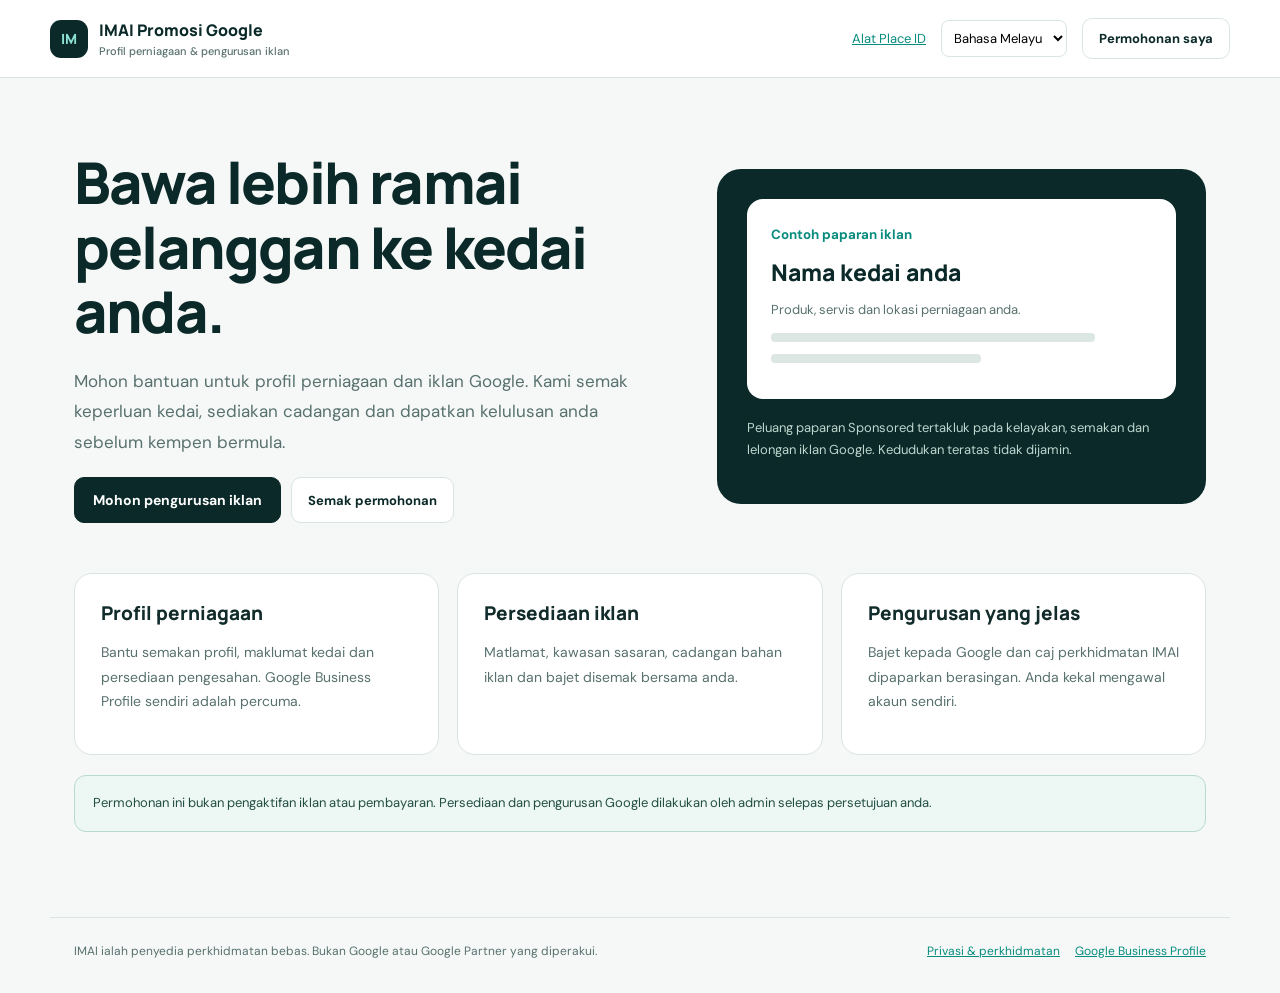
<file: business/index.html>
<!doctype html><html lang="ms"><head><meta charset="UTF-8"><meta name="viewport" content="width=device-width,initial-scale=1"><meta name="theme-color" content="#0d2928"><meta name="description" content="Mohon pengurusan Google Business Profile dan Google Ads melalui IMAI. Semak cadangan bajet dan sebutharga sebelum kempen diaktifkan."><meta name="referrer" content="strict-origin-when-cross-origin"><link rel="icon" href="../favicon.svg"><link rel="stylesheet" href="./styles.css?v=20261027-1"><title>Promosi Google — IMAI</title><script src="./config.js?v=20261027-1"></script><script type="module" src="./app.js?v=20261027-1"></script></head><body><div id="app"><p class="loading">Sedang membuka IMAI…</p></div><noscript>Aktifkan JavaScript untuk menggunakan portal permohonan ini.</noscript></body></html>
</file>
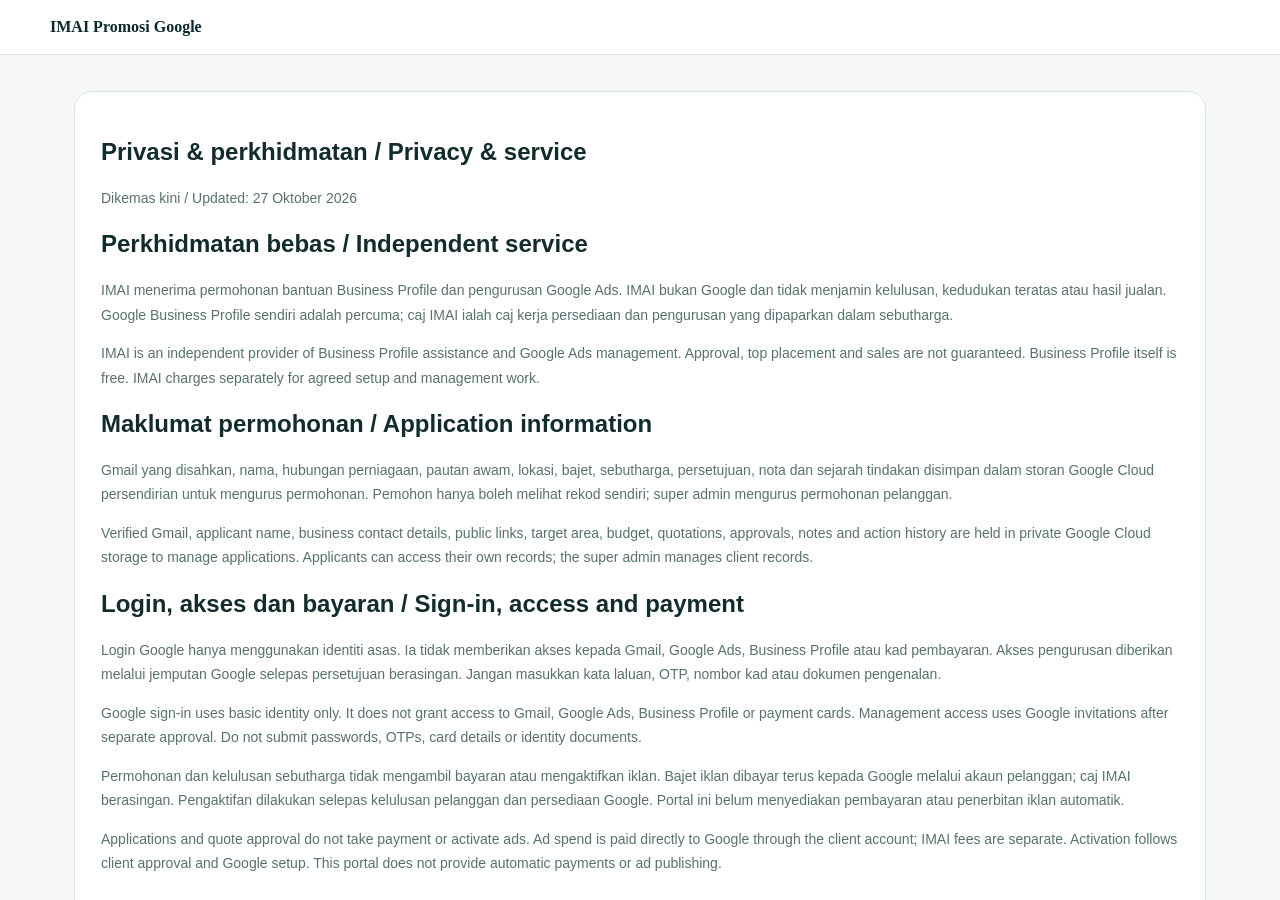
<file: ads/privacy.html>
<!doctype html><html lang="ms"><meta charset="utf-8"><meta http-equiv="refresh" content="0;url=../business/privacy.html"><title>Privasi IMAI</title><a href="../business/privacy.html">Privasi IMAI</a></html>
</file>
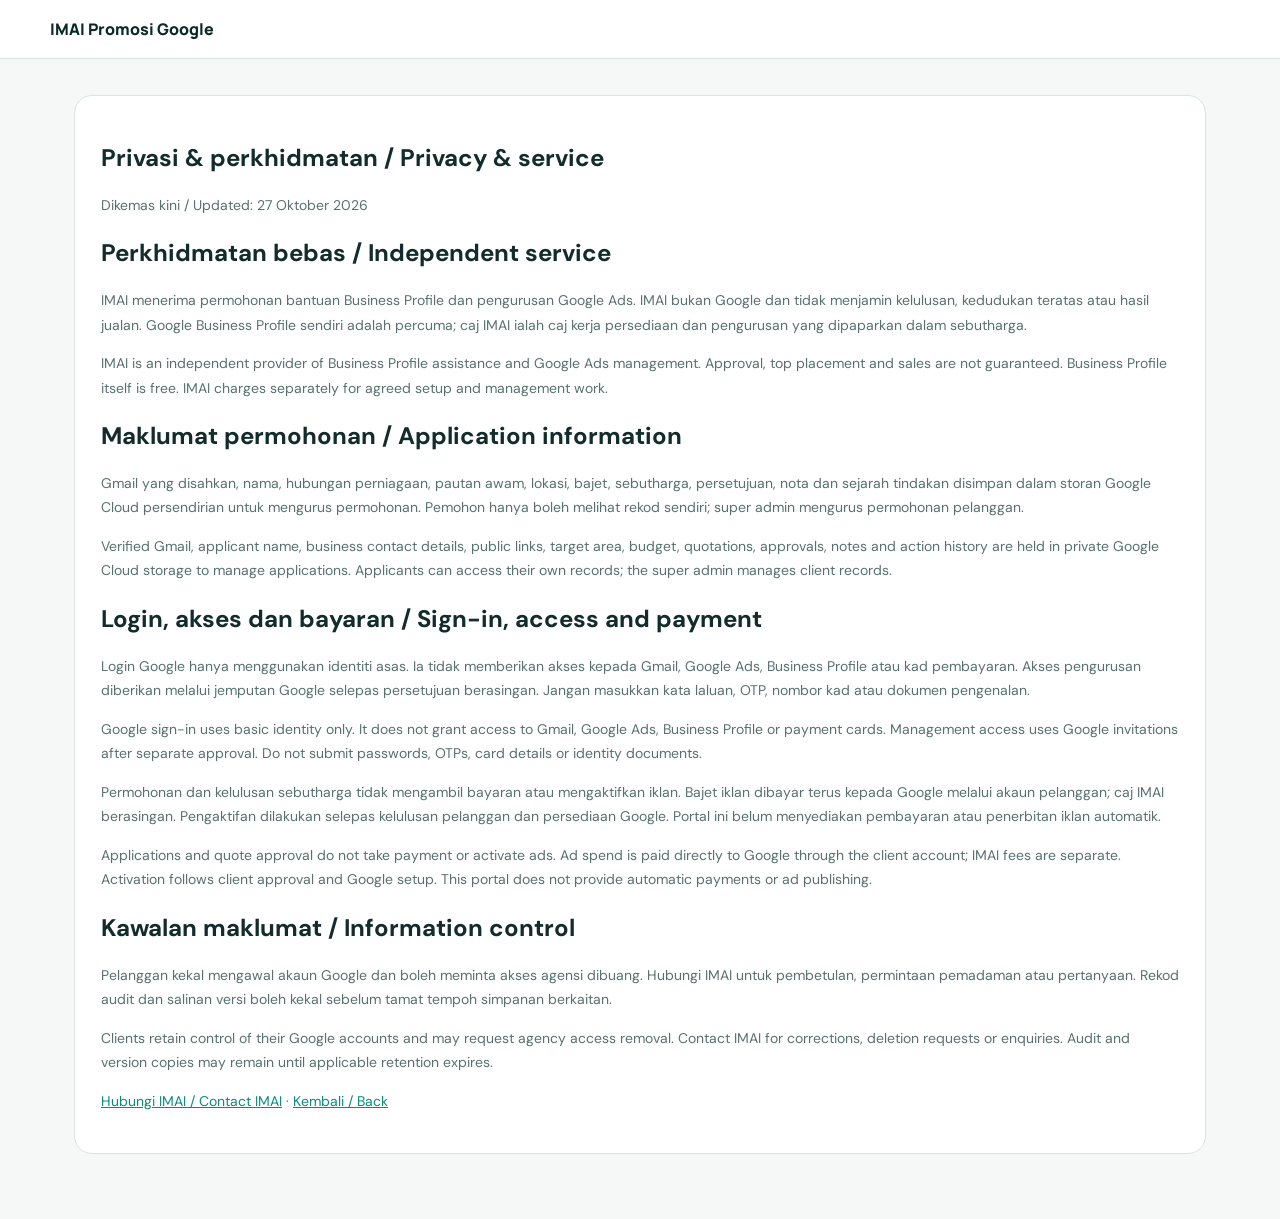
<file: business/privacy.html>
<!doctype html><html lang="ms"><head><meta charset="utf-8"><meta name="viewport" content="width=device-width,initial-scale=1"><meta name="robots" content="noindex"><link rel="icon" href="../favicon.svg"><link rel="stylesheet" href="styles.css?v=20261027-1"><title>Privasi & Perkhidmatan — IMAI</title></head><body><header><a class="brand" href="./">IMAI Promosi Google</a></header><main class="layout"><article class="panel"><h1>Privasi & perkhidmatan / Privacy & service</h1><p>Dikemas kini / Updated: 27 Oktober 2026</p><h2>Perkhidmatan bebas / Independent service</h2><p>IMAI menerima permohonan bantuan Business Profile dan pengurusan Google Ads. IMAI bukan Google dan tidak menjamin kelulusan, kedudukan teratas atau hasil jualan. Google Business Profile sendiri adalah percuma; caj IMAI ialah caj kerja persediaan dan pengurusan yang dipaparkan dalam sebutharga.</p><p>IMAI is an independent provider of Business Profile assistance and Google Ads management. Approval, top placement and sales are not guaranteed. Business Profile itself is free. IMAI charges separately for agreed setup and management work.</p><h2>Maklumat permohonan / Application information</h2><p>Gmail yang disahkan, nama, hubungan perniagaan, pautan awam, lokasi, bajet, sebutharga, persetujuan, nota dan sejarah tindakan disimpan dalam storan Google Cloud persendirian untuk mengurus permohonan. Pemohon hanya boleh melihat rekod sendiri; super admin mengurus permohonan pelanggan.</p><p>Verified Gmail, applicant name, business contact details, public links, target area, budget, quotations, approvals, notes and action history are held in private Google Cloud storage to manage applications. Applicants can access their own records; the super admin manages client records.</p><h2>Login, akses dan bayaran / Sign-in, access and payment</h2><p>Login Google hanya menggunakan identiti asas. Ia tidak memberikan akses kepada Gmail, Google Ads, Business Profile atau kad pembayaran. Akses pengurusan diberikan melalui jemputan Google selepas persetujuan berasingan. Jangan masukkan kata laluan, OTP, nombor kad atau dokumen pengenalan.</p><p>Google sign-in uses basic identity only. It does not grant access to Gmail, Google Ads, Business Profile or payment cards. Management access uses Google invitations after separate approval. Do not submit passwords, OTPs, card details or identity documents.</p><p>Permohonan dan kelulusan sebutharga tidak mengambil bayaran atau mengaktifkan iklan. Bajet iklan dibayar terus kepada Google melalui akaun pelanggan; caj IMAI berasingan. Pengaktifan dilakukan selepas kelulusan pelanggan dan persediaan Google. Portal ini belum menyediakan pembayaran atau penerbitan iklan automatik.</p><p>Applications and quote approval do not take payment or activate ads. Ad spend is paid directly to Google through the client account; IMAI fees are separate. Activation follows client approval and Google setup. This portal does not provide automatic payments or ad publishing.</p><h2>Kawalan maklumat / Information control</h2><p>Pelanggan kekal mengawal akaun Google dan boleh meminta akses agensi dibuang. Hubungi IMAI untuk pembetulan, permintaan pemadaman atau pertanyaan. Rekod audit dan salinan versi boleh kekal sebelum tamat tempoh simpanan berkaitan.</p><p>Clients retain control of their Google accounts and may request agency access removal. Contact IMAI for corrections, deletion requests or enquiries. Audit and version copies may remain until applicable retention expires.</p><p><a href="https://wa.me/60103250032" target="_blank" rel="noopener noreferrer">Hubungi IMAI / Contact IMAI</a> · <a href="./">Kembali / Back</a></p></article></main></body></html>
</file>
<file: business/styles.css>
@import url('https://fonts.googleapis.com/css2?family=DM+Sans:wght@400;500;600;700&family=Manrope:wght@500;600;700;800&display=swap');
:root{font-family:'DM Sans',sans-serif;color:#122c2b;background:#f5f8f7;--teal:#078c7e;--dark:#0a2928;--line:#d9e5e2;--muted:#58716e}*{box-sizing:border-box}body{margin:0;min-width:320px}button,input,select,textarea{font:inherit}button,a{touch-action:manipulation}button{cursor:pointer}a{color:var(--teal)}button:disabled{cursor:wait;opacity:.55}header{background:#fff;border-bottom:1px solid var(--line);padding:18px max(22px,calc((100vw - 1180px)/2));display:flex;align-items:center;gap:22px;flex-wrap:wrap}.brand{display:flex;align-items:center;gap:11px;color:var(--dark);text-decoration:none;font-family:Manrope;font-weight:800}.brand-icon{width:38px;height:38px;border-radius:11px;background:var(--dark);color:#8ce1d5;display:grid;place-items:center;font-size:14px}.brand small{display:block;font:500 11px 'DM Sans';color:var(--muted);margin-top:3px}.header-tools{margin-left:auto;display:flex;align-items:center;gap:15px;font-size:13px}.header-tools select{border:1px solid var(--line);border-radius:8px;padding:8px;background:#fff}.layout{max-width:1180px;margin:auto;padding:36px 24px 65px}.welcome{display:grid;grid-template-columns:1.2fr 1fr;gap:56px;align-items:center;padding:36px 0 50px}.welcome h1{font:800 clamp(34px,4.5vw,58px)/1.12 Manrope;margin:0 0 22px;letter-spacing:-1.8px;color:var(--dark)}.welcome p{font-size:17px;line-height:1.8;color:var(--muted);max-width:620px}.actions{display:flex;gap:10px;flex-wrap:wrap;margin-top:20px}.button,button.primary{background:var(--dark);color:#fff;border:1px solid var(--dark);text-decoration:none;padding:13px 18px;border-radius:10px;font-weight:700;font-size:14px;display:inline-flex;align-items:center;justify-content:center;gap:8px}button.secondary,a.secondary{background:#fff;color:var(--dark);border:1px solid var(--line);padding:11px 16px;border-radius:10px;text-decoration:none;font-weight:700;font-size:13px}.preview{background:var(--dark);color:#fff;border-radius:24px;padding:30px}.preview .listing{background:#fff;color:var(--dark);border-radius:16px;padding:24px;margin-bottom:18px}.listing small{color:var(--teal);font-weight:700}.listing h3{font:800 23px Manrope;margin:12px 0}.listing p{font-size:13px;color:var(--muted);margin:10px 0;line-height:1.6}.preview>p{color:#bfd6cf;font-size:13px;line-height:1.7}.preview .line{height:9px;background:#dce7e3;border-radius:4px;margin:12px 0;width:85%}.preview .line:last-child{width:55%}.services{display:grid;grid-template-columns:repeat(3,1fr);gap:18px}.service,.panel{background:#fff;border:1px solid var(--line);border-radius:18px;padding:26px}.service h2{font:800 19px Manrope;margin:0 0 13px}.service p,.panel p{font-size:14px;line-height:1.75;color:var(--muted)}.section-title{font:800 26px Manrope;letter-spacing:-.6px;margin:0 0 12px}.section-intro{color:var(--muted);line-height:1.7;margin:0 0 24px}.notice{padding:16px 18px;border:1px solid #b8d9d0;border-radius:12px;background:#edf7f3;color:#234f43;font-size:13px;line-height:1.75;margin:20px 0}.notice.warning{background:#fff8e8;border-color:#e9d3a2;color:#6d4c12}.login-box{max-width:560px;margin:30px auto;text-align:center}.login-box p{margin-bottom:25px}#google-login{display:flex;justify-content:center;margin:22px 0}.workspace{display:grid;grid-template-columns:210px minmax(0,1fr);gap:28px}.sidebar{align-self:start;position:sticky;top:24px;display:grid;gap:7px}.sidebar button{border:0;padding:14px 16px;border-radius:10px;text-align:left;background:transparent;color:var(--muted);font-weight:700}.sidebar button.active{background:var(--dark);color:#fff}.identity{font-size:11px;color:var(--muted);overflow-wrap:anywhere;padding:12px 16px}.content{min-width:0}.content .panel{margin-bottom:20px}.form-grid{display:grid;grid-template-columns:1fr 1fr;gap:18px}.field{display:grid;align-content:start;gap:8px}.field.full{grid-column:1/-1}.field label{font-weight:700;font-size:13px}.field input,.field select,.field textarea{width:100%;border:1px solid #c8d8d2;background:#fff;border-radius:9px;padding:12px 13px;color:var(--dark);min-height:44px}.field textarea{resize:vertical;min-height:85px}.field small{color:var(--muted);line-height:1.6;font-size:12px}.form-subtitle{font:800 17px Manrope;margin:27px 0 18px;border-top:1px solid var(--line);padding-top:24px}.consent{display:flex;align-items:flex-start;gap:12px;font-size:13px;line-height:1.75}.consent input{width:19px;height:19px;flex:0 0 19px;margin-top:3px}.status-line{font-size:14px;line-height:1.7;min-height:24px;overflow-wrap:anywhere}.status-line.error{color:#aa302c}.record{display:flex;justify-content:space-between;align-items:center;gap:18px;border-top:1px solid var(--line);padding:20px 0}.record h3{font:800 17px Manrope;margin:0 0 8px;overflow-wrap:anywhere}.record p{margin:6px 0}.badge{display:inline-block;padding:6px 10px;border-radius:7px;background:#eaf4ef;color:#216245;font-weight:700;font-size:12px}.meta{font-size:12px!important;color:var(--muted)}.detail-list{display:grid;grid-template-columns:1fr 1fr;gap:20px;margin:24px 0}.detail-list dt{font-size:12px;color:var(--muted);margin-bottom:7px}.detail-list dd{margin:0;font-size:14px;font-weight:600;line-height:1.7;overflow-wrap:anywhere;white-space:pre-wrap}.quote-table{width:100%;border-collapse:collapse;font-size:14px}.quote-table td{padding:13px 6px;border-bottom:1px solid var(--line)}.quote-table td:last-child{text-align:right;font-weight:700}.quote-table .separate td{color:var(--teal)}.reply{white-space:pre-wrap;overflow-wrap:anywhere;padding:15px;background:#f2f7f4;border-radius:10px}.loading{padding:15vh 24px;text-align:center}.empty{text-align:center;padding:30px 10px}.filters{display:flex;gap:12px;flex-wrap:wrap;margin:20px 0}.filters input{padding:11px;border:1px solid var(--line);border-radius:8px;min-width:180px;flex:1}footer{max-width:1180px;margin:auto;border-top:1px solid var(--line);padding:23px 24px 32px;display:flex;justify-content:space-between;gap:20px;font-size:12px;color:var(--muted);line-height:1.7}footer a{margin-left:15px}input:focus-visible,select:focus-visible,textarea:focus-visible,button:focus-visible,a:focus-visible{outline:3px solid #5bc3b2;outline-offset:3px}.mobile-menu{display:none}[hidden]{display:none!important}@media(max-width:760px){header{padding:15px 18px;gap:15px}.header-tools{gap:10px}.header-tools>a{display:none}.layout{padding:25px 18px 45px}.welcome{grid-template-columns:1fr;gap:28px;padding:18px 0 35px}.welcome h1{font-size:38px;letter-spacing:-1px}.welcome p{font-size:15px}.preview{padding:23px}.services{grid-template-columns:1fr}.workspace{grid-template-columns:1fr;gap:16px}.sidebar{position:static;display:flex;flex-wrap:wrap;border-bottom:1px solid var(--line);padding-bottom:12px}.sidebar button{font-size:12px;padding:10px 12px}.identity{width:100%;padding:2px;font-size:11px}.form-grid,.detail-list{grid-template-columns:1fr}.field.full{grid-column:auto}.panel{padding:21px 18px}.record{align-items:flex-start;flex-direction:column}.record button{align-self:flex-end}footer{flex-direction:column;padding:20px 18px}.section-title{font-size:24px}.header-tools button{font-size:12px;padding:9px 12px}}
</file>
